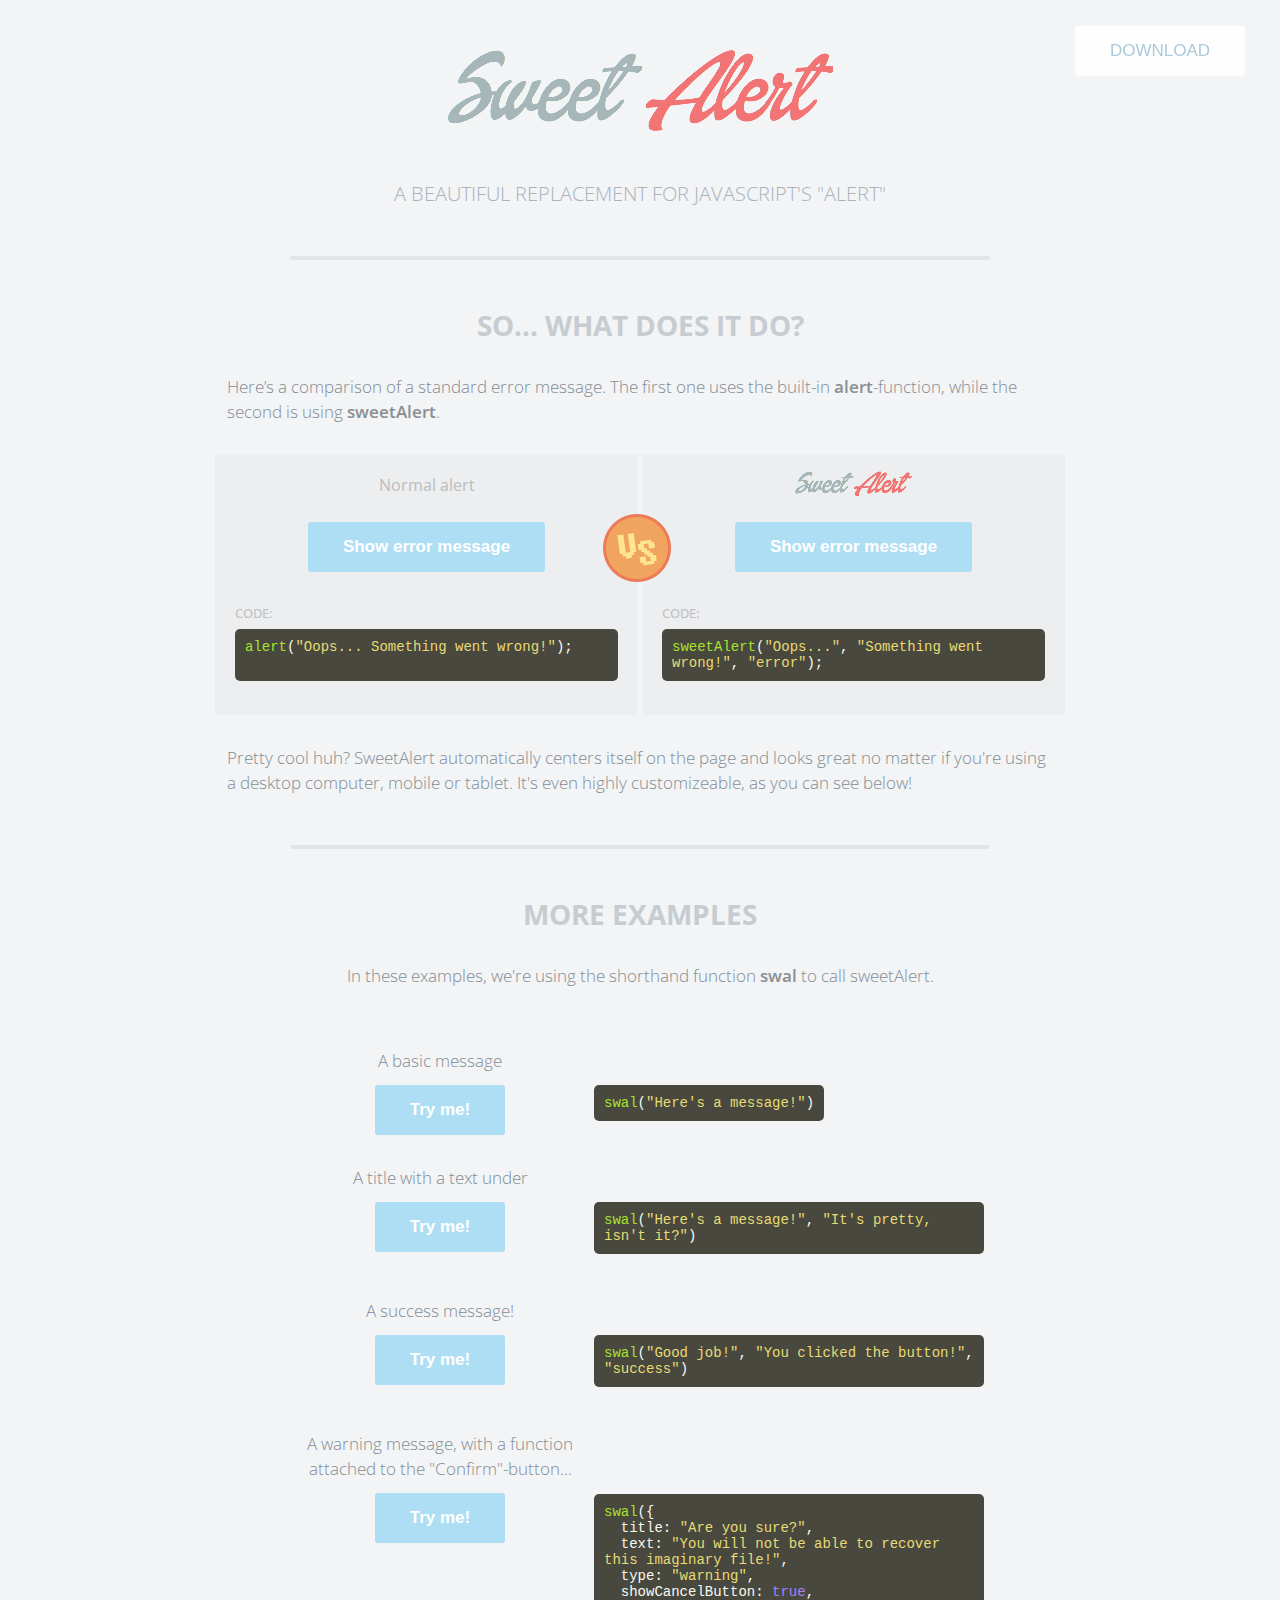
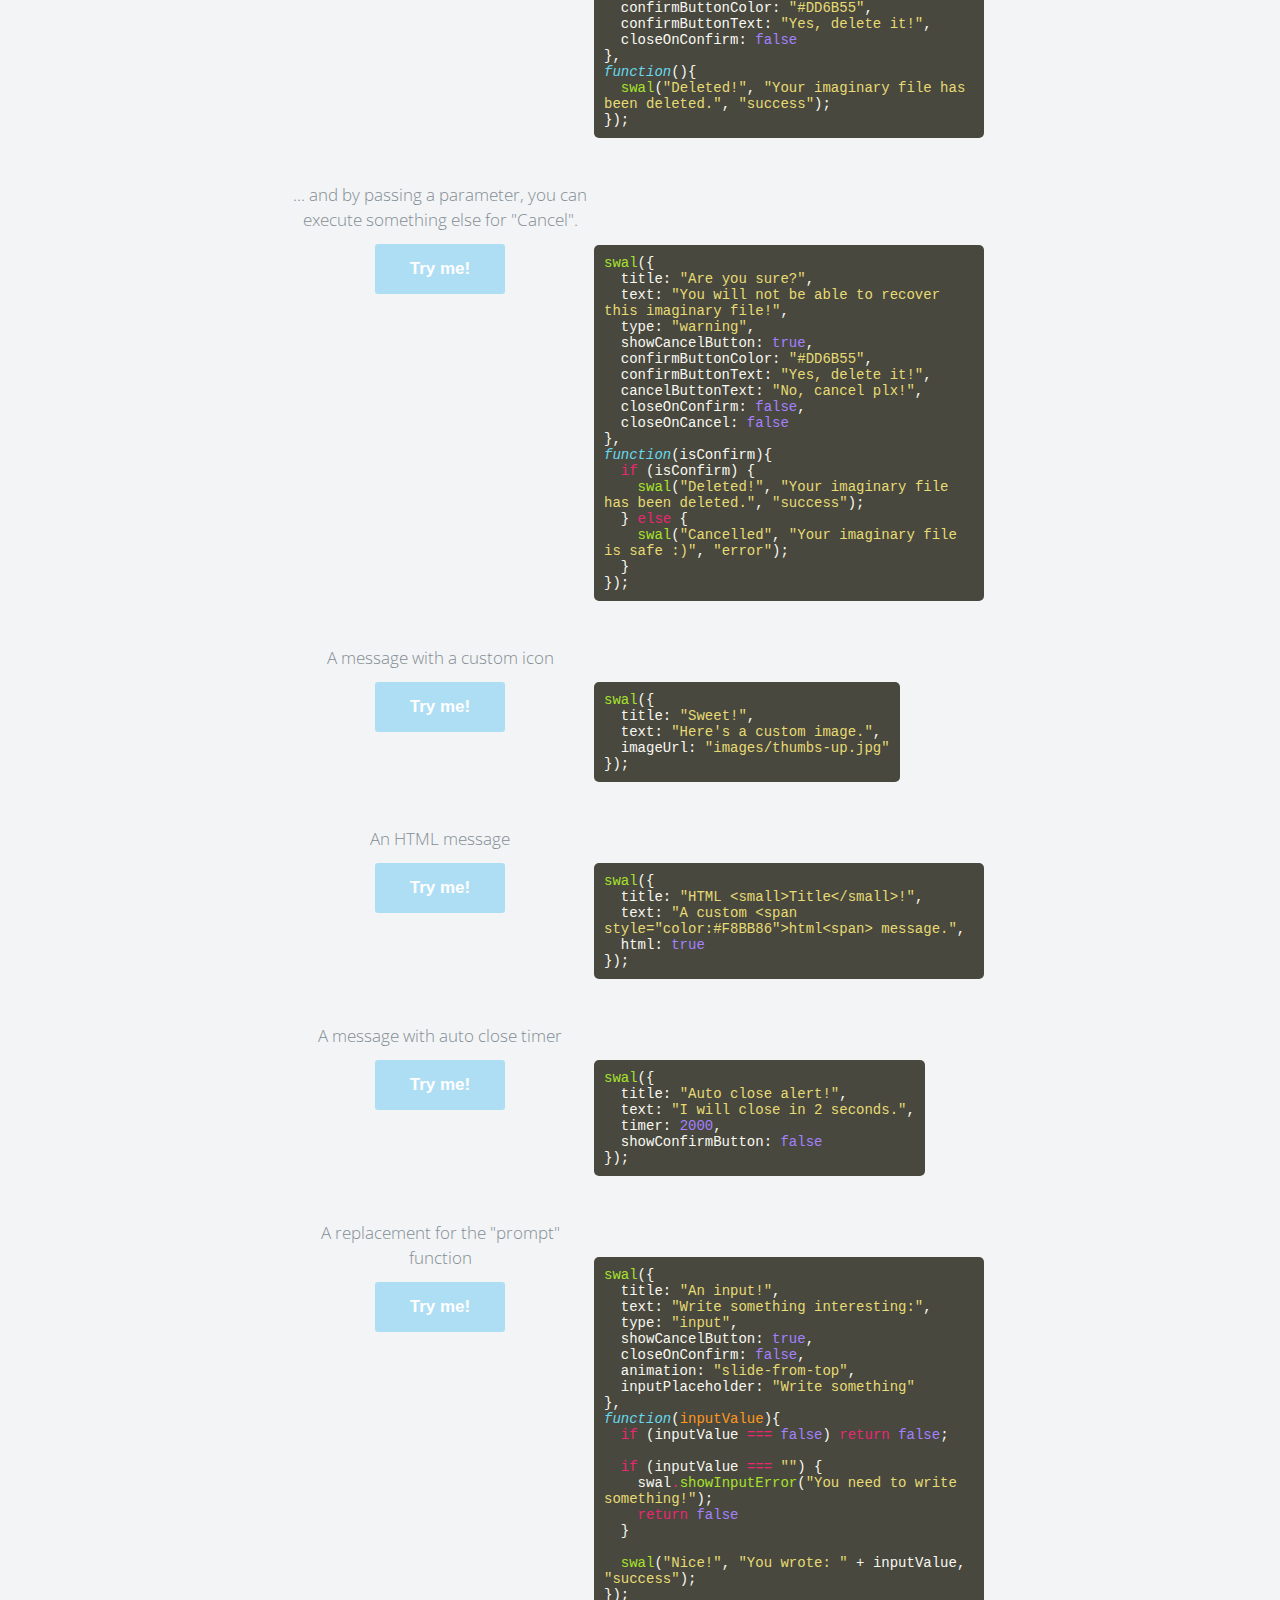
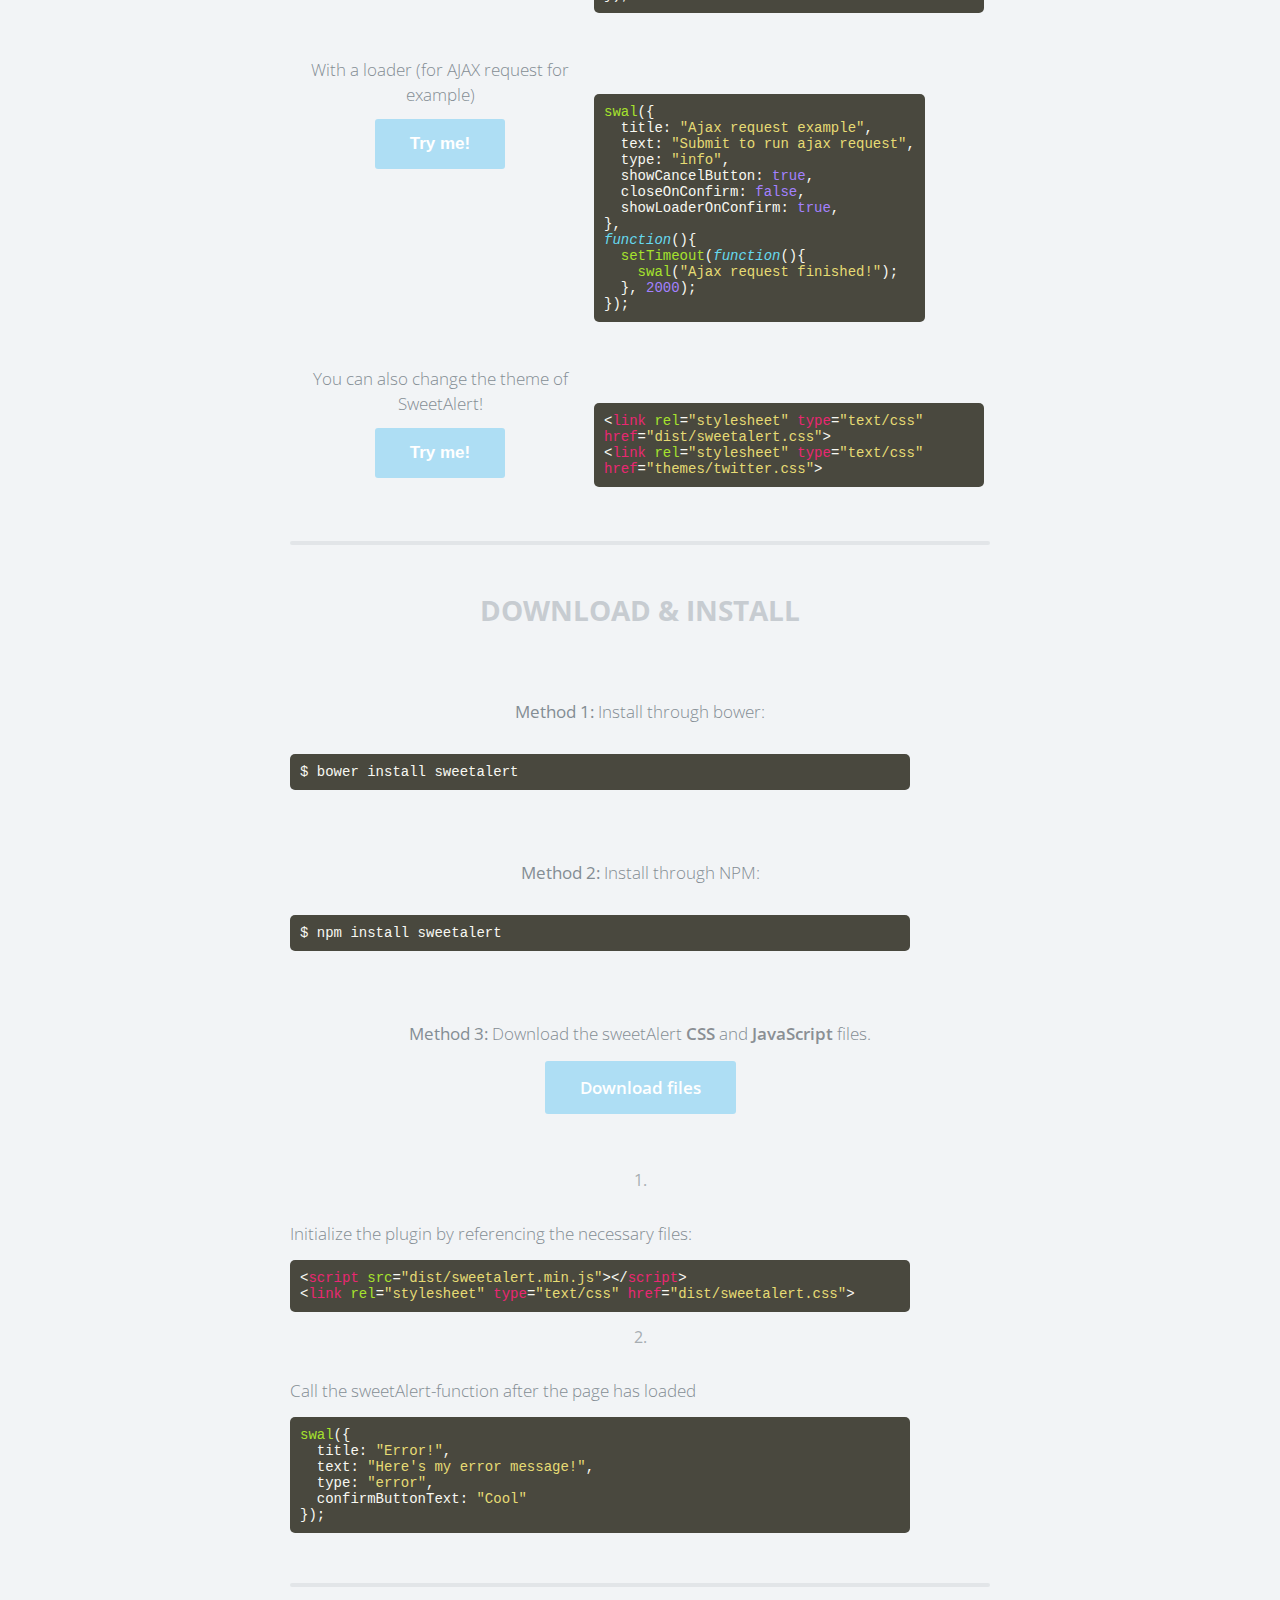
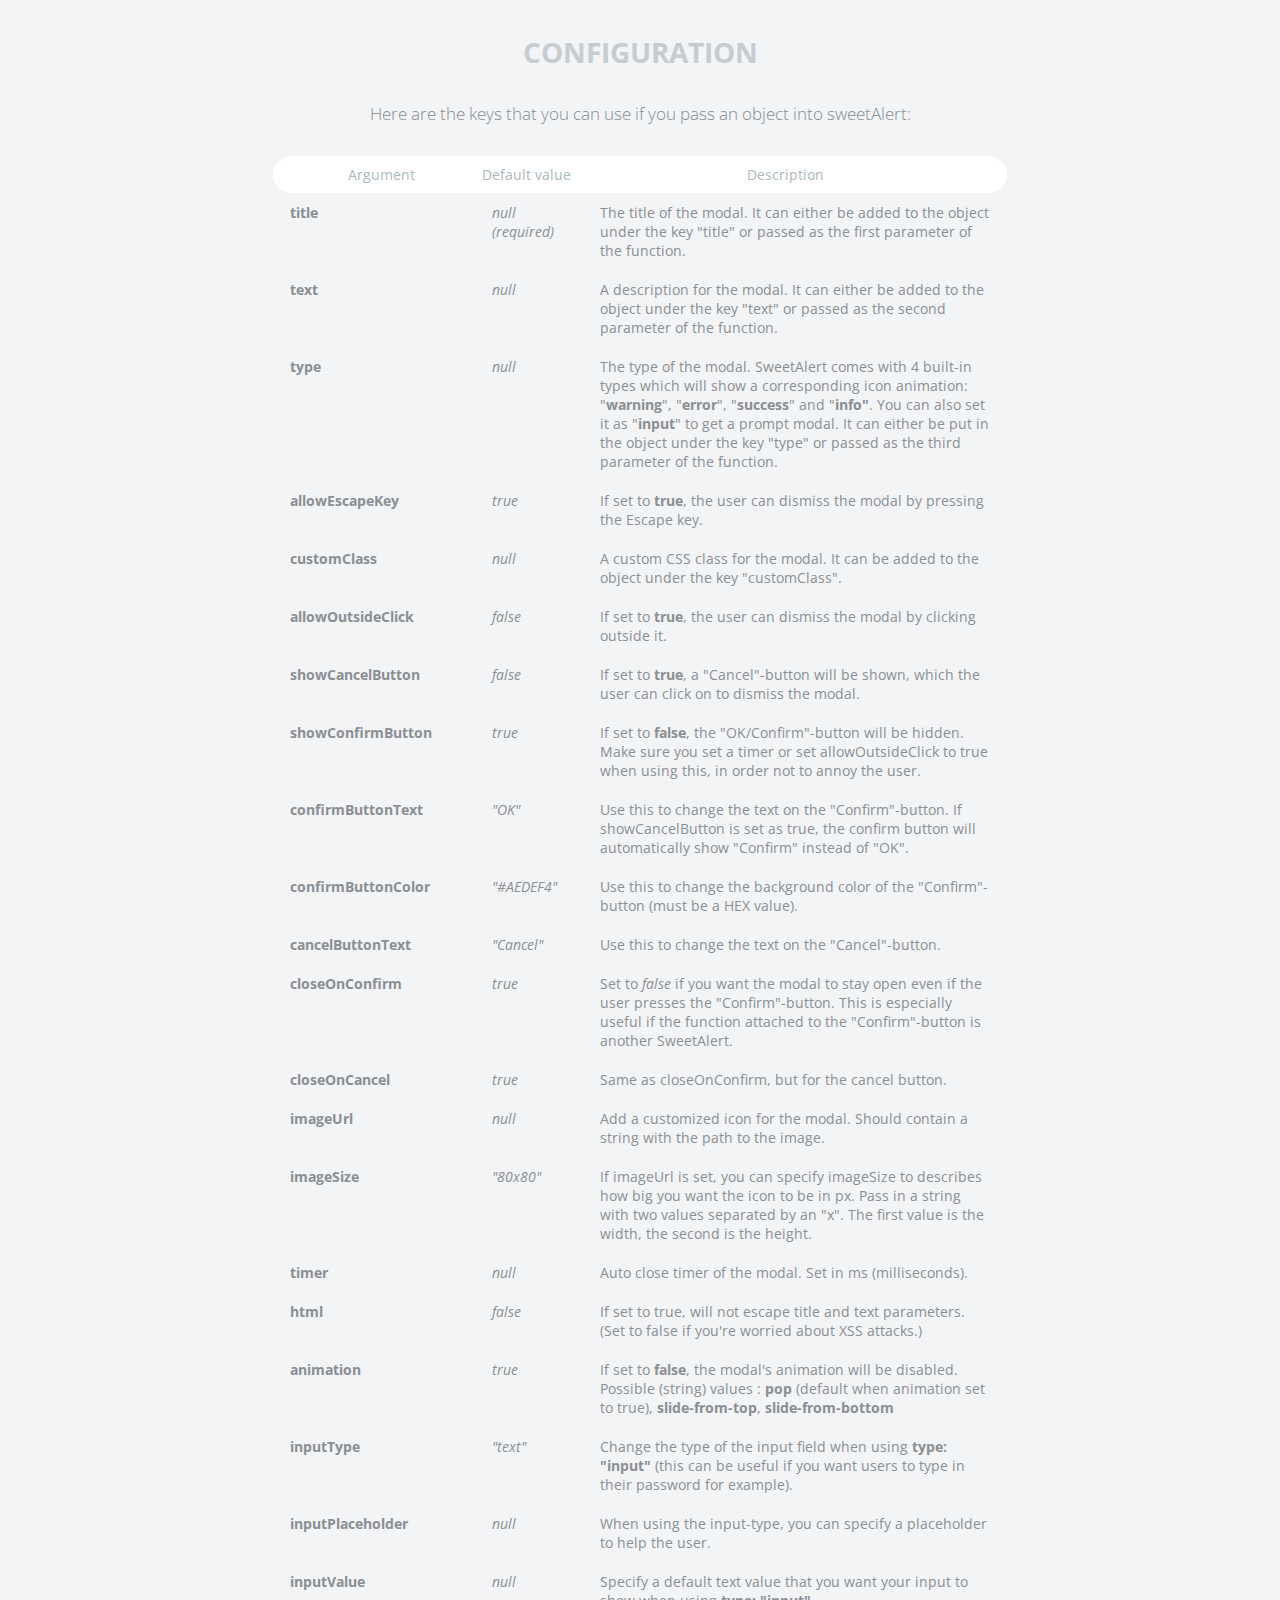
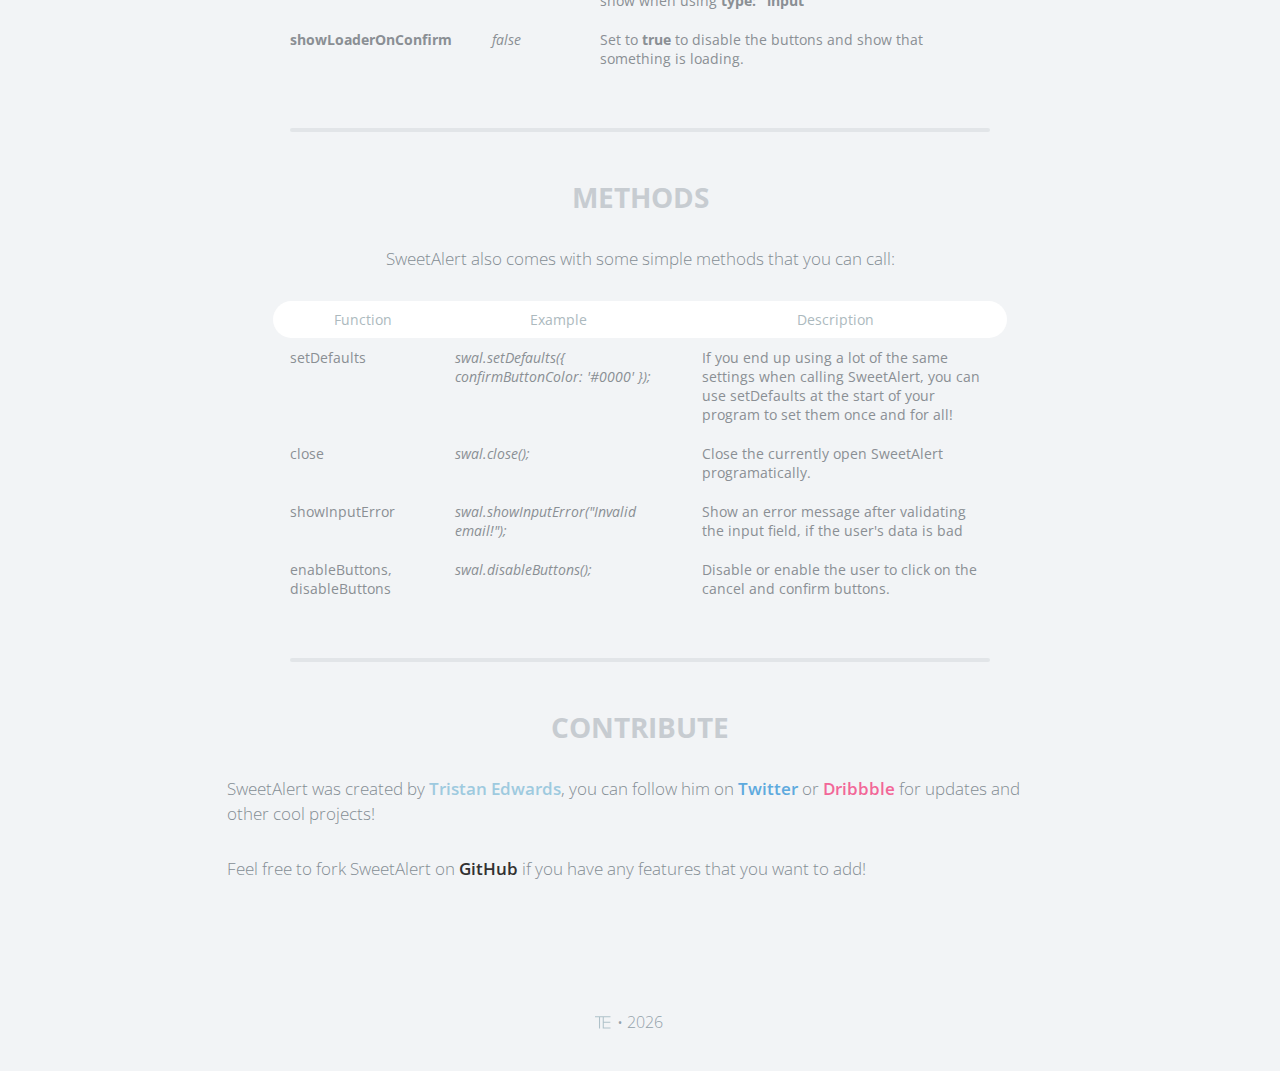
<file: util/bower_components/sweetalert/index.html>
<!doctype html>

<html>

<head>
  <meta charset="utf-8">
  <meta name="viewport" content="width=device-width, initial-scale=1, maximum-scale=1, user-scalable=0" />
  <title>SweetAlert</title>

  <link rel="stylesheet" href="example/example.css">
  <script src="https://code.jquery.com/jquery-2.1.3.min.js"></script>

  <!-- This is what you need -->
  <script src="dist/sweetalert-dev.js"></script>
  <link rel="stylesheet" href="dist/sweetalert.css">
  <!--.......................-->

</head>

<body>

<h1>Sweet Alert</h1>
<h2>A beautiful replacement for JavaScript's "Alert"</h2>
<button class="download">Download</button>

<!-- What does it do? -->
<h3>So... What does it do?</h3>
<p>Here’s a comparison of a standard error message. The first one uses the built-in <strong>alert</strong>-function, while the second is using <strong>sweetAlert</strong>.</p>

<div class="showcase normal">
	<h4>Normal alert</h4>
	<button>Show error message</button>

	<h5>Code:</h5>
	<pre><span class="attr">alert</span>(<span class="str">"Oops... Something went wrong!"</span>);

	</pre>

	<div class="vs-icon"></div>
</div>

<div class="showcase sweet">
	<h4>Sweet Alert</h4>
	<button>Show error message</button>

	<h5>Code:</h5>
	<pre><span class="attr">sweetAlert</span>(<span class="str">"Oops..."</span>, <span class="str">"Something went wrong!"</span>, <span class="str">"error"</span>);</pre>
</div>

<p>Pretty cool huh? SweetAlert automatically centers itself on the page and looks great no matter if you're using a desktop computer, mobile or tablet. It's even highly customizeable, as you can see below!</p>


<!-- Examples -->
<h3>More examples</h3>

<p class="center">In these examples, we're using the shorthand function <strong>swal</strong> to call sweetAlert.</p>

<ul class="examples">

	<li class="message">
		<div class="ui">
			<p>A basic message</p>
			<button>Try me!</button>
		</div>
		<pre><span class="attr">swal</span>(<span class="str">"Here's a message!"</span>)</pre>
	</li>

	<li class="title-text">
		<div class="ui">
			<p>A title with a text under</p>
			<button>Try me!</button>
		</div>
		<pre><span class="attr">swal</span>(<span class="str">"Here's a message!"</span>, <span class="str">"It's pretty, isn't it?"</span>)</pre>
	</li>

	<li class="success">
		<div class="ui">
			<p>A success message!</p>
			<button>Try me!</button>
		</div>
		<pre><span class="attr">swal</span>(<span class="str">"Good job!"</span>, <span class="str">"You clicked the button!"</span>, <span class="str">"success"</span>)</pre>
	</li>

	<li class="warning confirm">
		<div class="ui">
			<p>A warning message, with a function attached to the "Confirm"-button...</p>
			<button>Try me!</button>
		</div>
		<pre><span class="attr">swal</span>({
&nbsp;&nbsp;title: <span class="str">"Are you sure?"</span>,
&nbsp;&nbsp;text: <span class="str">"You will not be able to recover this imaginary file!"</span>,
&nbsp;&nbsp;type: <span class="str">"warning"</span>,
&nbsp;&nbsp;showCancelButton: <span class="val">true</span>,
&nbsp;&nbsp;confirmButtonColor: <span class="str">"#DD6B55"</span>,
&nbsp;&nbsp;confirmButtonText: <span class="str">"Yes, delete it!"</span>,
&nbsp;&nbsp;closeOnConfirm: <span class="val">false</span>
},
<span class="func"><i>function</i></span>(){
&nbsp;&nbsp;<span class="attr">swal</span>(<span class="str">"Deleted!"</span>, <span class="str">"Your imaginary file has been deleted."</span>, <span class="str">"success"</span>);
});</pre>
	</li>

	<li class="warning cancel">
		<div class="ui">
			<p>... and by passing a parameter, you can execute something else for "Cancel".</p>
			<button>Try me!</button>
		</div>
		<pre><span class="attr">swal</span>({
&nbsp;&nbsp;title: <span class="str">"Are you sure?"</span>,
&nbsp;&nbsp;text: <span class="str">"You will not be able to recover this imaginary file!"</span>,
&nbsp;&nbsp;type: <span class="str">"warning"</span>,
&nbsp;&nbsp;showCancelButton: <span class="val">true</span>,
&nbsp;&nbsp;confirmButtonColor: <span class="str">"#DD6B55"</span>,
&nbsp;&nbsp;confirmButtonText: <span class="str">"Yes, delete it!"</span>,
&nbsp;&nbsp;cancelButtonText: <span class="str">"No, cancel plx!"</span>,
&nbsp;&nbsp;closeOnConfirm: <span class="val">false</span>,
&nbsp;&nbsp;closeOnCancel: <span class="val">false</span>
},
<span class="func"><i>function</i></span>(isConfirm){
&nbsp;&nbsp;<span class="tag">if</span> (isConfirm) {
&nbsp;&nbsp;&nbsp;&nbsp;<span class="attr">swal</span>(<span class="str">"Deleted!"</span>, <span class="str">"Your imaginary file has been deleted."</span>, <span class="str">"success"</span>);
&nbsp;&nbsp;} <span class="tag">else</span> {
	&nbsp;&nbsp;&nbsp;&nbsp;<span class="attr">swal</span>(<span class="str">"Cancelled"</span>, <span class="str">"Your imaginary file is safe :)"</span>, <span class="str">"error"</span>);
&nbsp;&nbsp;}
});</pre>
	</li>

	<li class="custom-icon">
		<div class="ui">
			<p>A message with a custom icon</p>
			<button>Try me!</button>
		</div>
		<pre><span class="attr">swal</span>({
&nbsp;&nbsp;title: <span class="str">"Sweet!"</span>,
&nbsp;&nbsp;text: <span class="str">"Here's a custom image."</span>,
&nbsp;&nbsp;imageUrl: <span class="str">"images/thumbs-up.jpg"</span>
});</pre>
	</li>

	<li class="message-html">
		<div class="ui">
			<p>An HTML message</p>
			<button>Try me!</button>
		</div>
		<pre><span class="attr">swal</span>({
&nbsp;&nbsp;title: <span class="str">"HTML &lt;small&gt;Title&lt;/small&gt;!"</span>,
&nbsp;&nbsp;text: <span class="str">"A custom &lt;span style="color:#F8BB86"&gt;html&lt;span&gt; message."</span>,
&nbsp;&nbsp;html: <span class="val">true</span>
});</pre>
	</li>

	<li class="timer">
		<div class="ui">
			<p>A message with auto close timer</p>
			<button>Try me!</button>
		</div>
		<pre><span class="attr">swal</span>({
&nbsp;&nbsp;title: <span class="str">"Auto close alert!"</span>,
&nbsp;&nbsp;text: <span class="str">"I will close in 2 seconds."</span>,
&nbsp;&nbsp;timer: <span class="val">2000</span>,
&nbsp;&nbsp;showConfirmButton: <span class="val">false</span>
});</pre>
	</li>


	<li class="input">
		<div class="ui">
			<p>A replacement for the "prompt" function</p>
			<button>Try me!</button>
		</div>
		<pre><span class="attr">swal</span>({
&nbsp;&nbsp;title: <span class="str">"An input!"</span>,
&nbsp;&nbsp;text: <span class="str">"Write something interesting:"</span>,
&nbsp;&nbsp;type: <span class="str">"input"</span>,
&nbsp;&nbsp;showCancelButton: <span class="val">true</span>,
&nbsp;&nbsp;closeOnConfirm: <span class="val">false</span>,
&nbsp;&nbsp;animation: <span class="str">"slide-from-top"</span>,
&nbsp;&nbsp;inputPlaceholder: <span class="str">"Write something"</span>
},
<span class="func"><i>function</i></span>(<span class="arg">inputValue</span>){
&nbsp;&nbsp;<span class="tag">if</span> (inputValue <span class="tag">===</span> <span class="val">false</span>) <span class="tag">return</span> <span class="val">false</span>;
&nbsp;&nbsp;
&nbsp;&nbsp;<span class="tag">if</span> (inputValue <span class="tag">===</span> <span class="str">""</span>) {
&nbsp;&nbsp;&nbsp;&nbsp;swal<span class="tag">.</span><span class="attr">showInputError</span>(<span class="str">"You need to write something!"</span>);
&nbsp;&nbsp;&nbsp;&nbsp;<span class="tag">return</span> <span class="val">false</span>
&nbsp;&nbsp;}
&nbsp;&nbsp;
&nbsp;&nbsp;<span class="attr">swal</span>(<span class="str">"Nice!"</span>, <span class="str">"You wrote: "</span> + inputValue, <span class="str">"success"</span>);
});</pre>
	</li>

  <li class="ajax">
    <div class="ui">
			<p>With a loader (for AJAX request for example)</p>
			<button>Try me!</button>
		</div>
		<pre><span class="attr">swal</span>({
&nbsp;&nbsp;title: <span class="str">"Ajax request example"</span>,
&nbsp;&nbsp;text: <span class="str">"Submit to run ajax request"</span>,
&nbsp;&nbsp;type: <span class="str">"info"</span>,
&nbsp;&nbsp;showCancelButton: <span class="val">true</span>,
&nbsp;&nbsp;closeOnConfirm: <span class="val">false</span>,
&nbsp;&nbsp;showLoaderOnConfirm: <span class="val">true</span>,
},
<span class="func"><i>function</i></span>(){
&nbsp;&nbsp;<span class="attr">setTimeout</span>(<span class="func"><i>function</i></span>(){
&nbsp;&nbsp;&nbsp;&nbsp;<span class="attr">swal</span>(<span class="str">"Ajax request finished!"</span>);
&nbsp;&nbsp;}, <span class="val">2000</span>);
});</pre>
	</li>

	<li class="theme">
		<div class="ui">
			<p>You can also change the theme of SweetAlert!</p>
			<button>Try me!</button>
		</div>
		<pre>&lt;<span class="tag">link</span> <span class="attr">rel</span>=<span class="str">"stylesheet"</span> <span class="tag">type</span>=<span class="str">"text/css"</span> <span class="tag">href</span>=<span class="str">"dist/sweetalert.css"</span>&gt;
			&lt;<span class="tag">link</span> <span class="attr">rel</span>=<span class="str">"stylesheet"</span> <span class="tag">type</span>=<span class="str">"text/css"</span> <span class="tag">href</span>=<span class="str">"themes/twitter.css"</span>&gt;</pre>
	</li>

</ul>


<!-- Download & Install -->
<h3 id="download-section">Download & install</h3>

<div class="center-container">
	<p class="center"><b>Method 1:</b> Install through bower:</p>
	<pre class="center">$ bower install sweetalert</pre>
</div>

<div class="center-container">
	<p class="center"><b>Method 2:</b> Install through NPM:</p>
	<pre class="center">$ npm install sweetalert</pre>
</div>

<p class="center"><b>Method 3:</b> Download the sweetAlert <strong>CSS</strong> and <strong>JavaScript</strong> files.</p>

<a class="button" href="https://github.com/t4t5/sweetalert/archive/master.zip" download>Download files</a>

<ol>
	<li>
		<p>Initialize the plugin by referencing the necessary files:</p>
		<pre>&lt;<span class="tag">script</span> <span class="attr">src</span>=<span class="str">"dist/sweetalert.min.js"</span>&gt;&lt;/<span class="tag">script</span>&gt;
&lt;<span class="tag">link</span> <span class="attr">rel</span>=<span class="str">"stylesheet"</span> <span class="tag">type</span>=<span class="str">"text/css"</span> <span class="tag">href</span>=<span class="str">"dist/sweetalert.css"</span>&gt;</pre>
	</li>

	<li>
		<p>Call the sweetAlert-function after the page has loaded</p>
		<pre><span class="attr">swal</span>({
&nbsp;&nbsp;title: <span class="str">"Error!"</span>,
&nbsp;&nbsp;text: <span class="str">"Here's my error message!"</span>,
&nbsp;&nbsp;type: <span class="str">"error"</span>,
&nbsp;&nbsp;confirmButtonText: <span class="str">"Cool"</span>
});
</pre>
	</li>
</ol>



<!-- Configuration -->
<h3>Configuration</h3>

<p class="center">Here are the keys that you can use if you pass an object into sweetAlert:</p>

<table>
	<tr class="titles">
		<th>
			<div class="border-left"></div>
			Argument
		</th>
		<th>Default value</th>
		<th>
			<div class="border-right"></div>
			Description
		</th>
	</tr>
	<tr>
		<td><b>title</b></td>
		<td><i>null (required)</i></td>
		<td>The title of the modal. It can either be added to the object under the key "title" or passed as the first parameter of the function.</td>
	</tr>
	<tr>
		<td><b>text</b></td>
		<td><i>null</i></td>
		<td>A description for the modal. It can either be added to the object under the key "text" or passed as the second parameter of the function.</td>
	</tr>
	<tr>
		<td><b>type</b></td>
		<td><i>null</i></td>
		<td>The type of the modal. SweetAlert comes with 4 built-in types which will show a corresponding icon animation: "<strong>warning</strong>", "<strong>error</strong>", "<strong>success</strong>" and "<strong>info"</strong>. You can also set it as "<strong>input</strong>" to get a prompt modal. It can either be put in the object under the key "type" or passed as the third parameter of the function.</td>
	</tr>
    <tr>
      <td><b>allowEscapeKey</b></td>
      <td><i>true</i></td>
      <td>If set to <strong>true</strong>, the user can dismiss the modal by pressing the Escape key.</td>
    </tr>
	<tr>
		<td><b>customClass</b></td>
		<td><i>null</i></td>
		<td>A custom CSS class for the modal. It can be added to the object under the key "customClass".</td>
	</tr>
	<tr>
		<td><b>allowOutsideClick</b></td>
		<td><i>false</i></td>
		<td>If set to <strong>true</strong>, the user can dismiss the modal by clicking outside it.</td>
	</tr>
	<tr>
		<td><b>showCancelButton</b></td>
		<td><i>false</i></td>
		<td>If set to <strong>true</strong>, a "Cancel"-button will be shown, which the user can click on to dismiss the modal.</td>
	</tr>
	<tr>
		<td><b>showConfirmButton</b></td>
		<td><i>true</i></td>
		<td>If set to <strong>false</strong>, the "OK/Confirm"-button will be hidden. Make sure you set a timer or set allowOutsideClick to true when using this, in order not to annoy the user.</td>
	</tr>
	<tr>
		<td><b>confirmButtonText</b></td>
		<td><i>"OK"</i></td>
		<td>Use this to change the text on the "Confirm"-button. If showCancelButton is set as true, the confirm button will automatically show "Confirm" instead of "OK".</td>
	</tr>
	<tr>
		<td><b>confirmButtonColor</b></td>
		<td><i>"#AEDEF4"</i></td>
		<td>Use this to change the background color of the "Confirm"-button (must be a HEX value).</td>
	</tr>
	<tr>
		<td><b>cancelButtonText</b></td>
		<td><i>"Cancel"</i></td>
		<td>Use this to change the text on the "Cancel"-button.</td>
	</tr>
	<tr>
		<td><b>closeOnConfirm</b></td>
		<td><i>true</i></td>
		<td>Set to <i>false</i> if you want the modal to stay open even if the user presses the "Confirm"-button. This is especially useful if the function attached to the "Confirm"-button is another SweetAlert.</td>
	</tr>
	<tr>
		<td><b>closeOnCancel</b></td>
		<td><i>true</i></td>
		<td>Same as closeOnConfirm, but for the cancel button.</td>
	</tr>
	<tr>
		<td><b>imageUrl</b></td>
		<td><i>null</i></td>
		<td>Add a customized icon for the modal. Should contain a string with the path to the image.</td>
	</tr>
	<tr>
		<td><b>imageSize</b></td>
		<td><i>"80x80"</i></td>
		<td>If imageUrl is set, you can specify imageSize to describes how big you want the icon to be in px. Pass in a string with two values separated by an "x". The first value is the width, the second is the height.</td>
	</tr>
	<tr>
		<td><b>timer</b></td>
		<td><i>null</i></td>
		<td>Auto close timer of the modal. Set in ms (milliseconds).</td>
	</tr>
	<tr>
		<td><b>html</b></td>
		<td><i>false</i></td>
		<td>If set to true, will not escape title and text parameters. (Set to false if you're worried about XSS attacks.)</td>
	</tr>
	<tr>
		<td><b>animation</b></td>
		<td><i>true</i></td>
		<td>If set to <strong>false</strong>, the modal's animation will be disabled. Possible (string) values : <strong>pop</strong> (default when animation set to true), <strong>slide-from-top</strong>, <strong>slide-from-bottom</strong></td>
	</tr>
	<tr>
		<td><b>inputType</b></td>
		<td><i>"text"</i></td>
		<td>Change the type of the input field when using <strong>type: "input"</strong> (this can be useful if you want users to type in their password for example).</td>
	</tr>
	<tr>
		<td><b>inputPlaceholder</b></td>
		<td><i>null</i></td>
		<td>When using the input-type, you can specify a placeholder to help the user.</td>
	</tr>
	<tr>
		<td><b>inputValue</b></td>
		<td><i>null</i></td>
		<td>Specify a default text value that you want your input to show when using <strong>type: "input"</strong></td>
	</tr>
	<tr>
		<td><b>showLoaderOnConfirm</b></td>
		<td><i>false</i></td>
    <td>Set to <strong>true</strong> to disable the buttons and show that something is loading.</td>
	</tr>
</table>


<!-- Methods -->
<h3>Methods</h3>

<p class="center">SweetAlert also comes with some simple methods that you can call:</p>

<table>
	<tr class="titles">
		<th>
			<div class="border-left"></div>
			Function
		</th>
		<th>Example</th>
		<th>
			<div class="border-right"></div>
			Description
		</th>
	</tr>
	<tr>
		<td>setDefaults</td>
		<td><i>swal.setDefaults({ confirmButtonColor: '#0000' });</i></td>
		<td>If you end up using a lot of the same settings when calling SweetAlert, you can use setDefaults at the start of your program to set them once and for all!</td>
	</tr>
	<tr>
		<td>close</td>
		<td><i>swal.close();</i></td>
		<td>Close the currently open SweetAlert programatically.</td>
	</tr>
	<tr>
		<td>showInputError</td>
		<td><i>swal.showInputError("Invalid email!");</i></td>
		<td>Show an error message after validating the input field, if the user's data is bad</td>
	</tr>
	<tr>
		<td>enableButtons, disableButtons</td>
		<td><i>swal.disableButtons();</i></td>
		<td>Disable or enable the user to click on the cancel and confirm buttons.</td>
	</tr>
</table>



<!-- Contribute -->
<h3>Contribute</h3>
<p>SweetAlert was created by <a href="http://tristanedwards.me" target="_blank">Tristan Edwards</a>, you can follow him on <a href="https://twitter.com/t4t5" target="_blank" class="twitter">Twitter</a> or <a href="https://dribbble.com/tristanedwards" target="_blank" class="dribbble">Dribbble</a> for updates and other cool projects!</p>
<p>Feel free to fork SweetAlert on <a href="https://github.com/t4t5/sweetalert" class="github">GitHub</a> if you have any features that you want to add!</p>


<footer>
	<span class="te-logo">TE</span> • <script>document.write(new Date().getFullYear())</script>
</footer>


<script>

document.querySelector('button.download').onclick = function(){
	$("html, body").animate({ scrollTop: $("#download-section").offset().top }, 1000);
};

document.querySelector('.showcase.normal button').onclick = function(){
	alert("Oops... Something went wrong!");
};

document.querySelector('.showcase.sweet button').onclick = function(){
	swal("Oops...", "Something went wrong!", "error");
};

document.querySelector('ul.examples li.message button').onclick = function(){
	swal("Here's a message!");
};

document.querySelector('ul.examples li.timer button').onclick = function(){
	swal({
		title: "Auto close alert!",
		text: "I will close in 2 seconds.",
		timer: 2000,
		showConfirmButton: false
	});
};

document.querySelector('ul.examples li.title-text button').onclick = function(){
	swal("Here's a message!", "It's pretty, isn't it?");
};

document.querySelector('ul.examples li.success button').onclick = function(){
	swal("Good job!", "You clicked the button!", "success");
};

document.querySelector('ul.examples li.warning.confirm button').onclick = function(){
	swal({
		title: "Are you sure?",
		text: "You will not be able to recover this imaginary file!",
		type: "warning",
		showCancelButton: true,
		confirmButtonColor: '#DD6B55',
		confirmButtonText: 'Yes, delete it!',
		closeOnConfirm: false
	},
	function(){
		swal("Deleted!", "Your imaginary file has been deleted!", "success");
	});
};

document.querySelector('ul.examples li.warning.cancel button').onclick = function(){
	swal({
		title: "Are you sure?",
		text: "You will not be able to recover this imaginary file!",
		type: "warning",
		showCancelButton: true,
		confirmButtonColor: '#DD6B55',
		confirmButtonText: 'Yes, delete it!',
		cancelButtonText: "No, cancel plx!",
		closeOnConfirm: false,
		closeOnCancel: false
	},
	function(isConfirm){
    if (isConfirm){
      swal("Deleted!", "Your imaginary file has been deleted!", "success");
    } else {
      swal("Cancelled", "Your imaginary file is safe :)", "error");
    }
	});
};

document.querySelector('ul.examples li.custom-icon button').onclick = function(){
	swal({
		title: "Sweet!",
		text: "Here's a custom image.",
		imageUrl: 'example/images/thumbs-up.jpg'
	});
};

document.querySelector('ul.examples li.message-html button').onclick = function(){
	swal({
		title: "HTML <small>Title</small>!",
		text: 'A custom <span style="color:#F8BB86">html<span> message.',
		html: true
	});
};

document.querySelector('ul.examples li.input button').onclick = function(){
	swal({
		title: "An input!",
		text: 'Write something interesting:',
		type: 'input',
		showCancelButton: true,
		closeOnConfirm: false,
		animation: "slide-from-top",
		inputPlaceholder: "Write something",
	},
	function(inputValue){
		if (inputValue === false) return false;

		if (inputValue === "") {
			swal.showInputError("You need to write something!");
			return false;
		}
    
		swal("Nice!", 'You wrote: ' + inputValue, "success");

	});
};

document.querySelector('ul.examples li.theme button').onclick = function() {
	swal({
		title: "Themes!",
		text: "Here's the Twitter theme for SweetAlert!",
		confirmButtonText: "Cool!",
		customClass: 'twitter'
	});
};

document.querySelector('ul.examples li.ajax button').onclick = function() {
  swal({
    title: 'Ajax request example',
    text: 'Submit to run ajax request',
    type: 'info',
    showCancelButton: true,
    closeOnConfirm: false,
    showLoaderOnConfirm: true,
  }, function(){
    setTimeout(function() {
      swal('Ajax request finished!');
    }, 2000);
  });
};

</script>



</body>

</html>
</file>
<file: util/bower_components/sweetalert/example/example.css>
@import url(http://fonts.googleapis.com/css?family=Open+Sans:400,600,700,300);
@import url(http://fonts.googleapis.com/css?family=Open+Sans+Condensed:700);
body {
  background-color: #f2f4f6;
  font-family: 'Open Sans', sans-serif;
  text-align: center; }

h1 {
  background-image: url("images/logo_big.png");
  background-image: -webkit-image-set(url("images/logo_big.png") 1x, url("images/logo_big@2x.png") 2x);
  width: 385px;
  height: 81px;
  text-indent: -9999px;
  white-space: nowrap;
  margin: 50px auto; }
  @media all and (max-width: 420px) {
    h1 {
      width: 300px;
      background-size: contain;
      background-repeat: no-repeat;
      background-position: center; } }
  @media all and (max-width: 330px) {
    h1 {
      width: 250px; } }

h2 {
  font-size: 20px;
  color: #A9B2BC;
  line-height: 25px;
  text-transform: uppercase;
  font-weight: 300;
  text-align: center;
  display: block; }

h3 {
  font-size: 28px;
  color: #C7CCD1;
  text-transform: uppercase;
  font-family: 'Open Sans Condensed', sans-serif;
  margin-top: 100px;
  text-align: center;
  position: relative; }
  h3#download-section {
    margin-top: 50px;
    padding-top: 40px; }
  h3::after {
    content: "";
    background-color: #e2e5e8;
    height: 4px;
    width: 700px;
    left: 50%;
    margin-left: -350px;
    position: absolute;
    margin-top: -50px;
    border-radius: 2px; }
    @media all and (max-width: 740px) {
      h3::after {
        width: auto;
        left: 20px;
        right: 20px;
        margin-left: 0; } }

a {
  text-decoration: none; }

p {
  max-width: 826px;
  margin: 30px auto;
  font-size: 17px;
  font-weight: 300;
  color: #848D94;
  line-height: 25px;
  text-align: left; }
  p.center {
    text-align: center; }
  p strong {
    color: #8A8F94;
    font-weight: 600; }
  p a {
    color: #9ECADF;
    font-weight: 600; }
    p a:hover {
      text-decoration: underline; }
    p a.twitter {
      color: #5eaade; }
    p a.dribbble {
      color: #f26798; }
    p a.github {
      color: #323131; }

button, .button {
  background-color: #AEDEF4;
  color: white;
  border: none;
  box-shadow: none;
  font-size: 17px;
  font-weight: 500;
  font-weight: 600;
  border-radius: 3px;
  padding: 15px 35px;
  margin: 26px 5px 0 5px;
  cursor: pointer; }
  button:focus, .button:focus {
    outline: none; }
  button:hover, .button:hover {
    background-color: #a1d9f2; }
  button:active, .button:active {
    background-color: #81ccee; }
  button.cancel, .button.cancel {
    background-color: #D0D0D0; }
    button.cancel:hover, .button.cancel:hover {
      background-color: #c8c8c8; }
    button.cancel:active, .button.cancel:active {
      background-color: #b6b6b6; }
  button.download, .button.download {
    position: fixed;
    right: 30px;
    top: 0;
    background-color: rgba(255, 255, 255, 0.9);
    color: #ABCADA;
    font-weight: 500;
    text-transform: uppercase;
    z-index: 3; }
    @media all and (max-width: 1278px) {
      button.download, .button.download {
        display: none; } }

.center-container {
  max-width: 700px;
  margin: 70px auto; }

pre {
  background-color: #49483e;
  color: #f8f8f2;
  padding: 10px;
  border-radius: 5px;
  white-space: pre-line;
  text-align: left;
  font-size: 14px;
  max-width: 600px; }
  pre .str {
    color: #e6db74; }
  pre .func {
    color: #66d9ef; }
  pre .val {
    color: #a381ff; }
  pre .tag {
    color: #e92772; }
  pre .attr {
    color: #a6e22d; }
  pre .arg {
    color: #fd9720; }

.showcase {
  background-color: #eceef0;
  padding: 20px;
  display: inline-block;
  width: 383px;
  vertical-align: top;
  position: relative; }
  @media all and (max-width: 865px) {
    .showcase {
      margin: 5px auto;
      padding: 46px 20px; } }
  @media all and (max-width: 440px) {
    .showcase {
      width: auto; } }
  .showcase h4 {
    font-size: 16px;
    color: #BCBCBC;
    line-height: 22px;
    margin: 0 auto;
    font-weight: 400; }
  .showcase.sweet h4 {
    width: 117px;
    height: 25px;
    margin-top: -3px;
    text-indent: -9999px;
    background-image: url("images/logo_small.png");
    background-image: -webkit-image-set(url("images/logo_small.png") 1x, url("images/logo_small@2x.png") 2x); }
  .showcase h5 {
    margin-bottom: -7px;
    text-align: left;
    font-weight: 500;
    text-transform: uppercase;
    color: #c2c2c2; }
  .showcase button {
    margin-bottom: 10px; }
  .showcase .vs-icon {
    background-image: url("images/vs_icon.png");
    background-image: -webkit-image-set(url("images/vs_icon.png") 1x, url("images/vs_icon@2x.png") 2x);
    width: 69px;
    height: 69px;
    position: absolute;
    right: -34px;
    top: 60px;
    z-index: 2; }
    @media all and (max-width: 865px) {
      .showcase .vs-icon {
        margin: 5px auto;
        right: auto;
        left: 50%;
        margin-left: -35px;
        top: auto;
        bottom: -35px; } }

ul.examples {
  list-style-type: none;
  width: 700px;
  margin: 0 auto;
  text-align: left;
  padding-left: 0; }
  @media all and (max-width: 758px) {
    ul.examples {
      width: auto; } }
  ul.examples li {
    padding-left: 0; }
  ul.examples .ui, ul.examples pre {
    display: inline-block;
    vertical-align: top; }
    @media all and (max-width: 758px) {
      ul.examples .ui, ul.examples pre {
        display: block;
        max-width: none;
        margin: 0 auto; } }
  ul.examples .ui {
    width: 300px;
    text-align: center; }
    ul.examples .ui button {
      margin-top: 12px; }
    ul.examples .ui p {
      text-align: center;
      margin-bottom: 0; }
  ul.examples pre {
    max-width: 370px;
    margin-top: 67px; }
    @media all and (max-width: 758px) {
      ul.examples pre {
        margin-top: 16px !important;
        margin-bottom: 60px; } }
  ul.examples .warning pre {
    margin-top: 93px; }

ol {
  max-width: 700px;
  margin: 70px auto;
  list-style-position: inside;
  padding-left: 0; }
  ol li {
    color: #A7ADB2; }
    ol li p {
      margin-bottom: 10px; }

table {
  width: 700px;
  font-size: 14px;
  color: #8a8f94;
  margin: 10px auto;
  text-align: left;
  border-collapse: collapse; }
  @media all and (max-width: 750px) {
    table {
      width: auto;
      margin: 10px 20px; } }
  table th {
    background-color: white;
    padding: 9px;
    color: #acb9be;
    font-weight: 400;
    text-align: center;
    position: relative; }
    table th .border-left, table th .border-right {
      position: absolute;
      background-color: white;
      border-radius: 50%;
      top: 0;
      left: -17px;
      width: 37px;
      height: 37px; }
    table th .border-right {
      left: auto;
      right: -17px; }
    @media all and (max-width: 750px) {
      table th:nth-child(2) {
        display: none; } }
  table td {
    padding: 10px 20px;
    vertical-align: top; }
    table td:first-child {
      padding-left: 0px; }
    table td:last-child {
      padding-right: 0px; }
    @media all and (max-width: 750px) {
      table td:nth-child(2) {
        display: none; } }
    @media all and (max-width: 360px) {
      table td {
        padding: 10px 4px; }
        table td b {
          font-size: 13px; } }

footer {
  margin-top: 100px;
  padding-bottom: 30px;
  color: #9A999F;
  display: inline-block;
  position: relative;
  color: gray;
  font-weight: 400;
  color: #93a1aa;
  font-weight: 300; }
  footer .te-logo {
    text-indent: -99999px;
    background-size: contain;
    background-repeat: no-repeat;
    background-position: center center;
    height: 16px;
    width: 16px;
    display: inline-block;
    margin-right: 5px;
    background-image: url("images/te-logo-small.svg");
    position: absolute;
    left: -22px;
    top: 3px; }

.sweet-alert.twitter {
  font-family: "Helvetica Neue", Helvetica, Arial, sans-serif;
  padding: 15px;
  padding-top: 55px;
  text-align: right;
  border-radius: 6px;
  box-shadow: 0px 0px 0px 1px rgba(0, 0, 0, 0.11), 0px 6px 30px rgba(0, 0, 0, 0.14); }
  .sweet-alert.twitter ~ .sweet-overlay {
    background: rgba(41, 47, 51, 0.9); }
  .sweet-alert.twitter h2 {
    position: absolute;
    top: 0;
    left: 0;
    right: 0;
    height: 40px;
    line-height: 40px;
    font-size: 16px;
    font-weight: 400;
    color: #8899a6;
    margin: 0;
    color: #66757f;
    border-bottom: 1px solid #e1e8ed; }
  .sweet-alert.twitter p {
    display: block;
    text-align: center;
    color: #66757f;
    font-weight: 400;
    font-size: 13px;
    margin-top: 7px; }
  .sweet-alert.twitter .sa-button-container {
    background-color: #f5f8fa;
    border-top: 1px solid #e1e8ed;
    box-shadow: 0px -1px 0px white;
    margin: -15px;
    margin-top: 0; }
  .sweet-alert.twitter[data-has-confirm-button=false][data-has-cancel-button=false] {
    padding-bottom: 10px; }
    .sweet-alert.twitter[data-has-confirm-button=false][data-has-cancel-button=false] .sa-button-container {
      display: none; }
  .sweet-alert.twitter button {
    border-radius: 2px;
    box-shadow: none !important;
    text-shadow: 0px -1px 0px rgba(0, 0, 0, 0.3);
    margin: 17px 0px;
    border-radius: 4px;
    font-size: 14px;
    font-weight: 600;
    padding: 8px 16px;
    position: relative; }
    .sweet-alert.twitter button:focus, .sweet-alert.twitter button.cancel:focus {
      box-shadow: none !important; }
      .sweet-alert.twitter button:focus::before, .sweet-alert.twitter button.cancel:focus::before {
        content: "";
        position: absolute;
        left: -5px;
        top: -5px;
        right: -5px;
        bottom: -5px;
        border: 2px solid #a5b0b4;
        border-radius: 8px; }
    .sweet-alert.twitter button.confirm {
      background-color: #55acee !important;
      background-image: linear-gradient(transparent, rgba(0, 0, 0, 0.05));
      -ms-filter: "progid:DXImageTransform.Microsoft.gradient(startColorstr=#00000000, endColorstr=#0C000000)";
      border: 1px solid #3b88c3;
      box-shadow: inset 0 1px 0 rgba(255, 255, 255, 0.15);
      margin-right: 15px; }
      .sweet-alert.twitter button.confirm:hover {
        background-color: #55acee;
        background-image: linear-gradient(transparent, rgba(0, 0, 0, 0.15));
        -ms-filter: "progid:DXImageTransform.Microsoft.gradient(startColorstr=#00000000, endColorstr=#26000000)";
        border-color: #3b88c3; }
    .sweet-alert.twitter button.cancel {
      color: #66757e;
      background-color: #f5f8fa;
      background-image: linear-gradient(#fff, #f5f8fa);
      text-shadow: 0px -1px 0px white;
      margin-right: 9px;
      border: 1px solid #e1e8ed; }
      .sweet-alert.twitter button.cancel:hover, .sweet-alert.twitter button.cancel:focus:hover {
        background-color: #e1e8ed;
        background-image: linear-gradient(#fff, #e1e8ed);
        -ms-filter: "progid:DXImageTransform.Microsoft.gradient(enabled=false)";
        border-color: #e1e8ed; }
      .sweet-alert.twitter button.cancel:focus {
        background: #fff;
        border-color: #fff; }
  .sweet-alert.twitter .sa-icon {
    transform: scale(0.72);
    margin-bottom: -2px;
    margin-top: -10px; }
  .sweet-alert.twitter input {
    border: 1px solid #e1e8ed;
    border-radius: 3px;
    padding: 10px 7px;
    height: auto;
    box-shadow: none;
    font-size: 13px;
    margin: 10px 0; }
    .sweet-alert.twitter input:focus {
      border-color: #94A1A6;
      box-shadow: inset 0 0 0 1px rgba(77, 99, 107, 0.7); }
  .sweet-alert.twitter fieldset .sa-input-error {
    display: none; }
  .sweet-alert.twitter .sa-error-container {
    text-align: center;
    border: none;
    background-color: #fbedc0;
    margin-bottom: 6px; }
    .sweet-alert.twitter .sa-error-container.show {
      border: 1px solid #f0e1b9; }
    .sweet-alert.twitter .sa-error-container .icon {
      display: none; }
    .sweet-alert.twitter .sa-error-container p {
      color: #292f33;
      font-weight: 600;
      margin-top: 0; }
</file>
<file: util/bower_components/sweetalert/dist/sweetalert.css>
body.stop-scrolling {
  height: 100%;
  overflow: hidden; }

.sweet-overlay {
  background-color: black;
  /* IE8 */
  -ms-filter: "progid:DXImageTransform.Microsoft.Alpha(Opacity=40)";
  /* IE8 */
  background-color: rgba(0, 0, 0, 0.4);
  position: fixed;
  left: 0;
  right: 0;
  top: 0;
  bottom: 0;
  display: none;
  z-index: 10000; }

.sweet-alert {
  background-color: white;
  font-family: 'Open Sans', 'Helvetica Neue', Helvetica, Arial, sans-serif;
  width: 478px;
  padding: 17px;
  border-radius: 5px;
  text-align: center;
  position: fixed;
  left: 50%;
  top: 50%;
  margin-left: -256px;
  margin-top: -200px;
  overflow: hidden;
  display: none;
  z-index: 99999; }
  @media all and (max-width: 540px) {
    .sweet-alert {
      width: auto;
      margin-left: 0;
      margin-right: 0;
      left: 15px;
      right: 15px; } }
  .sweet-alert h2 {
    color: #575757;
    font-size: 30px;
    text-align: center;
    font-weight: 600;
    text-transform: none;
    position: relative;
    margin: 25px 0;
    padding: 0;
    line-height: 40px;
    display: block; }
  .sweet-alert p {
    color: #797979;
    font-size: 16px;
    text-align: center;
    font-weight: 300;
    position: relative;
    text-align: inherit;
    float: none;
    margin: 0;
    padding: 0;
    line-height: normal; }
  .sweet-alert fieldset {
    border: none;
    position: relative; }
  .sweet-alert .sa-error-container {
    background-color: #f1f1f1;
    margin-left: -17px;
    margin-right: -17px;
    overflow: hidden;
    padding: 0 10px;
    max-height: 0;
    webkit-transition: padding 0.15s, max-height 0.15s;
    transition: padding 0.15s, max-height 0.15s; }
    .sweet-alert .sa-error-container.show {
      padding: 10px 0;
      max-height: 100px;
      webkit-transition: padding 0.2s, max-height 0.2s;
      transition: padding 0.25s, max-height 0.25s; }
    .sweet-alert .sa-error-container .icon {
      display: inline-block;
      width: 24px;
      height: 24px;
      border-radius: 50%;
      background-color: #ea7d7d;
      color: white;
      line-height: 24px;
      text-align: center;
      margin-right: 3px; }
    .sweet-alert .sa-error-container p {
      display: inline-block; }
  .sweet-alert .sa-input-error {
    position: absolute;
    top: 29px;
    right: 26px;
    width: 20px;
    height: 20px;
    opacity: 0;
    -webkit-transform: scale(0.5);
    transform: scale(0.5);
    -webkit-transform-origin: 50% 50%;
    transform-origin: 50% 50%;
    -webkit-transition: all 0.1s;
    transition: all 0.1s; }
    .sweet-alert .sa-input-error::before, .sweet-alert .sa-input-error::after {
      content: "";
      width: 20px;
      height: 6px;
      background-color: #f06e57;
      border-radius: 3px;
      position: absolute;
      top: 50%;
      margin-top: -4px;
      left: 50%;
      margin-left: -9px; }
    .sweet-alert .sa-input-error::before {
      -webkit-transform: rotate(-45deg);
      transform: rotate(-45deg); }
    .sweet-alert .sa-input-error::after {
      -webkit-transform: rotate(45deg);
      transform: rotate(45deg); }
    .sweet-alert .sa-input-error.show {
      opacity: 1;
      -webkit-transform: scale(1);
      transform: scale(1); }
  .sweet-alert input {
    width: 100%;
    box-sizing: border-box;
    border-radius: 3px;
    border: 1px solid #d7d7d7;
    height: 43px;
    margin-top: 10px;
    margin-bottom: 17px;
    font-size: 18px;
    box-shadow: inset 0px 1px 1px rgba(0, 0, 0, 0.06);
    padding: 0 12px;
    display: none;
    -webkit-transition: all 0.3s;
    transition: all 0.3s; }
    .sweet-alert input:focus {
      outline: none;
      box-shadow: 0px 0px 3px #c4e6f5;
      border: 1px solid #b4dbed; }
      .sweet-alert input:focus::-moz-placeholder {
        transition: opacity 0.3s 0.03s ease;
        opacity: 0.5; }
      .sweet-alert input:focus:-ms-input-placeholder {
        transition: opacity 0.3s 0.03s ease;
        opacity: 0.5; }
      .sweet-alert input:focus::-webkit-input-placeholder {
        transition: opacity 0.3s 0.03s ease;
        opacity: 0.5; }
    .sweet-alert input::-moz-placeholder {
      color: #bdbdbd; }
    .sweet-alert input:-ms-input-placeholder {
      color: #bdbdbd; }
    .sweet-alert input::-webkit-input-placeholder {
      color: #bdbdbd; }
  .sweet-alert.show-input input {
    display: block; }
  .sweet-alert .sa-confirm-button-container {
    display: inline-block;
    position: relative; }
  .sweet-alert .la-ball-fall {
    position: absolute;
    left: 50%;
    top: 50%;
    margin-left: -27px;
    margin-top: 4px;
    opacity: 0;
    visibility: hidden; }
  .sweet-alert button {
    background-color: #8CD4F5;
    color: white;
    border: none;
    box-shadow: none;
    font-size: 17px;
    font-weight: 500;
    -webkit-border-radius: 4px;
    border-radius: 5px;
    padding: 10px 32px;
    margin: 26px 5px 0 5px;
    cursor: pointer; }
    .sweet-alert button:focus {
      outline: none;
      box-shadow: 0 0 2px rgba(128, 179, 235, 0.5), inset 0 0 0 1px rgba(0, 0, 0, 0.05); }
    .sweet-alert button:hover {
      background-color: #7ecff4; }
    .sweet-alert button:active {
      background-color: #5dc2f1; }
    .sweet-alert button.cancel {
      background-color: #C1C1C1; }
      .sweet-alert button.cancel:hover {
        background-color: #b9b9b9; }
      .sweet-alert button.cancel:active {
        background-color: #a8a8a8; }
      .sweet-alert button.cancel:focus {
        box-shadow: rgba(197, 205, 211, 0.8) 0px 0px 2px, rgba(0, 0, 0, 0.0470588) 0px 0px 0px 1px inset !important; }
    .sweet-alert button[disabled] {
      opacity: .6;
      cursor: default; }
    .sweet-alert button.confirm[disabled] {
      color: transparent; }
      .sweet-alert button.confirm[disabled] ~ .la-ball-fall {
        opacity: 1;
        visibility: visible;
        transition-delay: 0s; }
    .sweet-alert button::-moz-focus-inner {
      border: 0; }
  .sweet-alert[data-has-cancel-button=false] button {
    box-shadow: none !important; }
  .sweet-alert[data-has-confirm-button=false][data-has-cancel-button=false] {
    padding-bottom: 40px; }
  .sweet-alert .sa-icon {
    width: 80px;
    height: 80px;
    border: 4px solid gray;
    -webkit-border-radius: 40px;
    border-radius: 40px;
    border-radius: 50%;
    margin: 20px auto;
    padding: 0;
    position: relative;
    box-sizing: content-box; }
    .sweet-alert .sa-icon.sa-error {
      border-color: #F27474; }
      .sweet-alert .sa-icon.sa-error .sa-x-mark {
        position: relative;
        display: block; }
      .sweet-alert .sa-icon.sa-error .sa-line {
        position: absolute;
        height: 5px;
        width: 47px;
        background-color: #F27474;
        display: block;
        top: 37px;
        border-radius: 2px; }
        .sweet-alert .sa-icon.sa-error .sa-line.sa-left {
          -webkit-transform: rotate(45deg);
          transform: rotate(45deg);
          left: 17px; }
        .sweet-alert .sa-icon.sa-error .sa-line.sa-right {
          -webkit-transform: rotate(-45deg);
          transform: rotate(-45deg);
          right: 16px; }
    .sweet-alert .sa-icon.sa-warning {
      border-color: #F8BB86; }
      .sweet-alert .sa-icon.sa-warning .sa-body {
        position: absolute;
        width: 5px;
        height: 47px;
        left: 50%;
        top: 10px;
        -webkit-border-radius: 2px;
        border-radius: 2px;
        margin-left: -2px;
        background-color: #F8BB86; }
      .sweet-alert .sa-icon.sa-warning .sa-dot {
        position: absolute;
        width: 7px;
        height: 7px;
        -webkit-border-radius: 50%;
        border-radius: 50%;
        margin-left: -3px;
        left: 50%;
        bottom: 10px;
        background-color: #F8BB86; }
    .sweet-alert .sa-icon.sa-info {
      border-color: #C9DAE1; }
      .sweet-alert .sa-icon.sa-info::before {
        content: "";
        position: absolute;
        width: 5px;
        height: 29px;
        left: 50%;
        bottom: 17px;
        border-radius: 2px;
        margin-left: -2px;
        background-color: #C9DAE1; }
      .sweet-alert .sa-icon.sa-info::after {
        content: "";
        position: absolute;
        width: 7px;
        height: 7px;
        border-radius: 50%;
        margin-left: -3px;
        top: 19px;
        background-color: #C9DAE1; }
    .sweet-alert .sa-icon.sa-success {
      border-color: #A5DC86; }
      .sweet-alert .sa-icon.sa-success::before, .sweet-alert .sa-icon.sa-success::after {
        content: '';
        -webkit-border-radius: 40px;
        border-radius: 40px;
        border-radius: 50%;
        position: absolute;
        width: 60px;
        height: 120px;
        background: white;
        -webkit-transform: rotate(45deg);
        transform: rotate(45deg); }
      .sweet-alert .sa-icon.sa-success::before {
        -webkit-border-radius: 120px 0 0 120px;
        border-radius: 120px 0 0 120px;
        top: -7px;
        left: -33px;
        -webkit-transform: rotate(-45deg);
        transform: rotate(-45deg);
        -webkit-transform-origin: 60px 60px;
        transform-origin: 60px 60px; }
      .sweet-alert .sa-icon.sa-success::after {
        -webkit-border-radius: 0 120px 120px 0;
        border-radius: 0 120px 120px 0;
        top: -11px;
        left: 30px;
        -webkit-transform: rotate(-45deg);
        transform: rotate(-45deg);
        -webkit-transform-origin: 0px 60px;
        transform-origin: 0px 60px; }
      .sweet-alert .sa-icon.sa-success .sa-placeholder {
        width: 80px;
        height: 80px;
        border: 4px solid rgba(165, 220, 134, 0.2);
        -webkit-border-radius: 40px;
        border-radius: 40px;
        border-radius: 50%;
        box-sizing: content-box;
        position: absolute;
        left: -4px;
        top: -4px;
        z-index: 2; }
      .sweet-alert .sa-icon.sa-success .sa-fix {
        width: 5px;
        height: 90px;
        background-color: white;
        position: absolute;
        left: 28px;
        top: 8px;
        z-index: 1;
        -webkit-transform: rotate(-45deg);
        transform: rotate(-45deg); }
      .sweet-alert .sa-icon.sa-success .sa-line {
        height: 5px;
        background-color: #A5DC86;
        display: block;
        border-radius: 2px;
        position: absolute;
        z-index: 2; }
        .sweet-alert .sa-icon.sa-success .sa-line.sa-tip {
          width: 25px;
          left: 14px;
          top: 46px;
          -webkit-transform: rotate(45deg);
          transform: rotate(45deg); }
        .sweet-alert .sa-icon.sa-success .sa-line.sa-long {
          width: 47px;
          right: 8px;
          top: 38px;
          -webkit-transform: rotate(-45deg);
          transform: rotate(-45deg); }
    .sweet-alert .sa-icon.sa-custom {
      background-size: contain;
      border-radius: 0;
      border: none;
      background-position: center center;
      background-repeat: no-repeat; }

/*
 * Animations
 */
@-webkit-keyframes showSweetAlert {
  0% {
    transform: scale(0.7);
    -webkit-transform: scale(0.7); }
  45% {
    transform: scale(1.05);
    -webkit-transform: scale(1.05); }
  80% {
    transform: scale(0.95);
    -webkit-transform: scale(0.95); }
  100% {
    transform: scale(1);
    -webkit-transform: scale(1); } }

@keyframes showSweetAlert {
  0% {
    transform: scale(0.7);
    -webkit-transform: scale(0.7); }
  45% {
    transform: scale(1.05);
    -webkit-transform: scale(1.05); }
  80% {
    transform: scale(0.95);
    -webkit-transform: scale(0.95); }
  100% {
    transform: scale(1);
    -webkit-transform: scale(1); } }

@-webkit-keyframes hideSweetAlert {
  0% {
    transform: scale(1);
    -webkit-transform: scale(1); }
  100% {
    transform: scale(0.5);
    -webkit-transform: scale(0.5); } }

@keyframes hideSweetAlert {
  0% {
    transform: scale(1);
    -webkit-transform: scale(1); }
  100% {
    transform: scale(0.5);
    -webkit-transform: scale(0.5); } }

@-webkit-keyframes slideFromTop {
  0% {
    top: 0%; }
  100% {
    top: 50%; } }

@keyframes slideFromTop {
  0% {
    top: 0%; }
  100% {
    top: 50%; } }

@-webkit-keyframes slideToTop {
  0% {
    top: 50%; }
  100% {
    top: 0%; } }

@keyframes slideToTop {
  0% {
    top: 50%; }
  100% {
    top: 0%; } }

@-webkit-keyframes slideFromBottom {
  0% {
    top: 70%; }
  100% {
    top: 50%; } }

@keyframes slideFromBottom {
  0% {
    top: 70%; }
  100% {
    top: 50%; } }

@-webkit-keyframes slideToBottom {
  0% {
    top: 50%; }
  100% {
    top: 70%; } }

@keyframes slideToBottom {
  0% {
    top: 50%; }
  100% {
    top: 70%; } }

.showSweetAlert[data-animation=pop] {
  -webkit-animation: showSweetAlert 0.3s;
  animation: showSweetAlert 0.3s; }

.showSweetAlert[data-animation=none] {
  -webkit-animation: none;
  animation: none; }

.showSweetAlert[data-animation=slide-from-top] {
  -webkit-animation: slideFromTop 0.3s;
  animation: slideFromTop 0.3s; }

.showSweetAlert[data-animation=slide-from-bottom] {
  -webkit-animation: slideFromBottom 0.3s;
  animation: slideFromBottom 0.3s; }

.hideSweetAlert[data-animation=pop] {
  -webkit-animation: hideSweetAlert 0.2s;
  animation: hideSweetAlert 0.2s; }

.hideSweetAlert[data-animation=none] {
  -webkit-animation: none;
  animation: none; }

.hideSweetAlert[data-animation=slide-from-top] {
  -webkit-animation: slideToTop 0.4s;
  animation: slideToTop 0.4s; }

.hideSweetAlert[data-animation=slide-from-bottom] {
  -webkit-animation: slideToBottom 0.3s;
  animation: slideToBottom 0.3s; }

@-webkit-keyframes animateSuccessTip {
  0% {
    width: 0;
    left: 1px;
    top: 19px; }
  54% {
    width: 0;
    left: 1px;
    top: 19px; }
  70% {
    width: 50px;
    left: -8px;
    top: 37px; }
  84% {
    width: 17px;
    left: 21px;
    top: 48px; }
  100% {
    width: 25px;
    left: 14px;
    top: 45px; } }

@keyframes animateSuccessTip {
  0% {
    width: 0;
    left: 1px;
    top: 19px; }
  54% {
    width: 0;
    left: 1px;
    top: 19px; }
  70% {
    width: 50px;
    left: -8px;
    top: 37px; }
  84% {
    width: 17px;
    left: 21px;
    top: 48px; }
  100% {
    width: 25px;
    left: 14px;
    top: 45px; } }

@-webkit-keyframes animateSuccessLong {
  0% {
    width: 0;
    right: 46px;
    top: 54px; }
  65% {
    width: 0;
    right: 46px;
    top: 54px; }
  84% {
    width: 55px;
    right: 0px;
    top: 35px; }
  100% {
    width: 47px;
    right: 8px;
    top: 38px; } }

@keyframes animateSuccessLong {
  0% {
    width: 0;
    right: 46px;
    top: 54px; }
  65% {
    width: 0;
    right: 46px;
    top: 54px; }
  84% {
    width: 55px;
    right: 0px;
    top: 35px; }
  100% {
    width: 47px;
    right: 8px;
    top: 38px; } }

@-webkit-keyframes rotatePlaceholder {
  0% {
    transform: rotate(-45deg);
    -webkit-transform: rotate(-45deg); }
  5% {
    transform: rotate(-45deg);
    -webkit-transform: rotate(-45deg); }
  12% {
    transform: rotate(-405deg);
    -webkit-transform: rotate(-405deg); }
  100% {
    transform: rotate(-405deg);
    -webkit-transform: rotate(-405deg); } }

@keyframes rotatePlaceholder {
  0% {
    transform: rotate(-45deg);
    -webkit-transform: rotate(-45deg); }
  5% {
    transform: rotate(-45deg);
    -webkit-transform: rotate(-45deg); }
  12% {
    transform: rotate(-405deg);
    -webkit-transform: rotate(-405deg); }
  100% {
    transform: rotate(-405deg);
    -webkit-transform: rotate(-405deg); } }

.animateSuccessTip {
  -webkit-animation: animateSuccessTip 0.75s;
  animation: animateSuccessTip 0.75s; }

.animateSuccessLong {
  -webkit-animation: animateSuccessLong 0.75s;
  animation: animateSuccessLong 0.75s; }

.sa-icon.sa-success.animate::after {
  -webkit-animation: rotatePlaceholder 4.25s ease-in;
  animation: rotatePlaceholder 4.25s ease-in; }

@-webkit-keyframes animateErrorIcon {
  0% {
    transform: rotateX(100deg);
    -webkit-transform: rotateX(100deg);
    opacity: 0; }
  100% {
    transform: rotateX(0deg);
    -webkit-transform: rotateX(0deg);
    opacity: 1; } }

@keyframes animateErrorIcon {
  0% {
    transform: rotateX(100deg);
    -webkit-transform: rotateX(100deg);
    opacity: 0; }
  100% {
    transform: rotateX(0deg);
    -webkit-transform: rotateX(0deg);
    opacity: 1; } }

.animateErrorIcon {
  -webkit-animation: animateErrorIcon 0.5s;
  animation: animateErrorIcon 0.5s; }

@-webkit-keyframes animateXMark {
  0% {
    transform: scale(0.4);
    -webkit-transform: scale(0.4);
    margin-top: 26px;
    opacity: 0; }
  50% {
    transform: scale(0.4);
    -webkit-transform: scale(0.4);
    margin-top: 26px;
    opacity: 0; }
  80% {
    transform: scale(1.15);
    -webkit-transform: scale(1.15);
    margin-top: -6px; }
  100% {
    transform: scale(1);
    -webkit-transform: scale(1);
    margin-top: 0;
    opacity: 1; } }

@keyframes animateXMark {
  0% {
    transform: scale(0.4);
    -webkit-transform: scale(0.4);
    margin-top: 26px;
    opacity: 0; }
  50% {
    transform: scale(0.4);
    -webkit-transform: scale(0.4);
    margin-top: 26px;
    opacity: 0; }
  80% {
    transform: scale(1.15);
    -webkit-transform: scale(1.15);
    margin-top: -6px; }
  100% {
    transform: scale(1);
    -webkit-transform: scale(1);
    margin-top: 0;
    opacity: 1; } }

.animateXMark {
  -webkit-animation: animateXMark 0.5s;
  animation: animateXMark 0.5s; }

@-webkit-keyframes pulseWarning {
  0% {
    border-color: #F8D486; }
  100% {
    border-color: #F8BB86; } }

@keyframes pulseWarning {
  0% {
    border-color: #F8D486; }
  100% {
    border-color: #F8BB86; } }

.pulseWarning {
  -webkit-animation: pulseWarning 0.75s infinite alternate;
  animation: pulseWarning 0.75s infinite alternate; }

@-webkit-keyframes pulseWarningIns {
  0% {
    background-color: #F8D486; }
  100% {
    background-color: #F8BB86; } }

@keyframes pulseWarningIns {
  0% {
    background-color: #F8D486; }
  100% {
    background-color: #F8BB86; } }

.pulseWarningIns {
  -webkit-animation: pulseWarningIns 0.75s infinite alternate;
  animation: pulseWarningIns 0.75s infinite alternate; }

@-webkit-keyframes rotate-loading {
  0% {
    transform: rotate(0deg); }
  100% {
    transform: rotate(360deg); } }

@keyframes rotate-loading {
  0% {
    transform: rotate(0deg); }
  100% {
    transform: rotate(360deg); } }

/* Internet Explorer 9 has some special quirks that are fixed here */
/* The icons are not animated. */
/* This file is automatically merged into sweet-alert.min.js through Gulp */
/* Error icon */
.sweet-alert .sa-icon.sa-error .sa-line.sa-left {
  -ms-transform: rotate(45deg) \9; }

.sweet-alert .sa-icon.sa-error .sa-line.sa-right {
  -ms-transform: rotate(-45deg) \9; }

/* Success icon */
.sweet-alert .sa-icon.sa-success {
  border-color: transparent\9; }

.sweet-alert .sa-icon.sa-success .sa-line.sa-tip {
  -ms-transform: rotate(45deg) \9; }

.sweet-alert .sa-icon.sa-success .sa-line.sa-long {
  -ms-transform: rotate(-45deg) \9; }

/*!
 * Load Awesome v1.1.0 (http://github.danielcardoso.net/load-awesome/)
 * Copyright 2015 Daniel Cardoso <@DanielCardoso>
 * Licensed under MIT
 */
.la-ball-fall,
.la-ball-fall > div {
  position: relative;
  -webkit-box-sizing: border-box;
  -moz-box-sizing: border-box;
  box-sizing: border-box; }

.la-ball-fall {
  display: block;
  font-size: 0;
  color: #fff; }

.la-ball-fall.la-dark {
  color: #333; }

.la-ball-fall > div {
  display: inline-block;
  float: none;
  background-color: currentColor;
  border: 0 solid currentColor; }

.la-ball-fall {
  width: 54px;
  height: 18px; }

.la-ball-fall > div {
  width: 10px;
  height: 10px;
  margin: 4px;
  border-radius: 100%;
  opacity: 0;
  -webkit-animation: ball-fall 1s ease-in-out infinite;
  -moz-animation: ball-fall 1s ease-in-out infinite;
  -o-animation: ball-fall 1s ease-in-out infinite;
  animation: ball-fall 1s ease-in-out infinite; }

.la-ball-fall > div:nth-child(1) {
  -webkit-animation-delay: -200ms;
  -moz-animation-delay: -200ms;
  -o-animation-delay: -200ms;
  animation-delay: -200ms; }

.la-ball-fall > div:nth-child(2) {
  -webkit-animation-delay: -100ms;
  -moz-animation-delay: -100ms;
  -o-animation-delay: -100ms;
  animation-delay: -100ms; }

.la-ball-fall > div:nth-child(3) {
  -webkit-animation-delay: 0ms;
  -moz-animation-delay: 0ms;
  -o-animation-delay: 0ms;
  animation-delay: 0ms; }

.la-ball-fall.la-sm {
  width: 26px;
  height: 8px; }

.la-ball-fall.la-sm > div {
  width: 4px;
  height: 4px;
  margin: 2px; }

.la-ball-fall.la-2x {
  width: 108px;
  height: 36px; }

.la-ball-fall.la-2x > div {
  width: 20px;
  height: 20px;
  margin: 8px; }

.la-ball-fall.la-3x {
  width: 162px;
  height: 54px; }

.la-ball-fall.la-3x > div {
  width: 30px;
  height: 30px;
  margin: 12px; }

/*
 * Animation
 */
@-webkit-keyframes ball-fall {
  0% {
    opacity: 0;
    -webkit-transform: translateY(-145%);
    transform: translateY(-145%); }
  10% {
    opacity: .5; }
  20% {
    opacity: 1;
    -webkit-transform: translateY(0);
    transform: translateY(0); }
  80% {
    opacity: 1;
    -webkit-transform: translateY(0);
    transform: translateY(0); }
  90% {
    opacity: .5; }
  100% {
    opacity: 0;
    -webkit-transform: translateY(145%);
    transform: translateY(145%); } }

@-moz-keyframes ball-fall {
  0% {
    opacity: 0;
    -moz-transform: translateY(-145%);
    transform: translateY(-145%); }
  10% {
    opacity: .5; }
  20% {
    opacity: 1;
    -moz-transform: translateY(0);
    transform: translateY(0); }
  80% {
    opacity: 1;
    -moz-transform: translateY(0);
    transform: translateY(0); }
  90% {
    opacity: .5; }
  100% {
    opacity: 0;
    -moz-transform: translateY(145%);
    transform: translateY(145%); } }

@-o-keyframes ball-fall {
  0% {
    opacity: 0;
    -o-transform: translateY(-145%);
    transform: translateY(-145%); }
  10% {
    opacity: .5; }
  20% {
    opacity: 1;
    -o-transform: translateY(0);
    transform: translateY(0); }
  80% {
    opacity: 1;
    -o-transform: translateY(0);
    transform: translateY(0); }
  90% {
    opacity: .5; }
  100% {
    opacity: 0;
    -o-transform: translateY(145%);
    transform: translateY(145%); } }

@keyframes ball-fall {
  0% {
    opacity: 0;
    -webkit-transform: translateY(-145%);
    -moz-transform: translateY(-145%);
    -o-transform: translateY(-145%);
    transform: translateY(-145%); }
  10% {
    opacity: .5; }
  20% {
    opacity: 1;
    -webkit-transform: translateY(0);
    -moz-transform: translateY(0);
    -o-transform: translateY(0);
    transform: translateY(0); }
  80% {
    opacity: 1;
    -webkit-transform: translateY(0);
    -moz-transform: translateY(0);
    -o-transform: translateY(0);
    transform: translateY(0); }
  90% {
    opacity: .5; }
  100% {
    opacity: 0;
    -webkit-transform: translateY(145%);
    -moz-transform: translateY(145%);
    -o-transform: translateY(145%);
    transform: translateY(145%); } }
</file>
